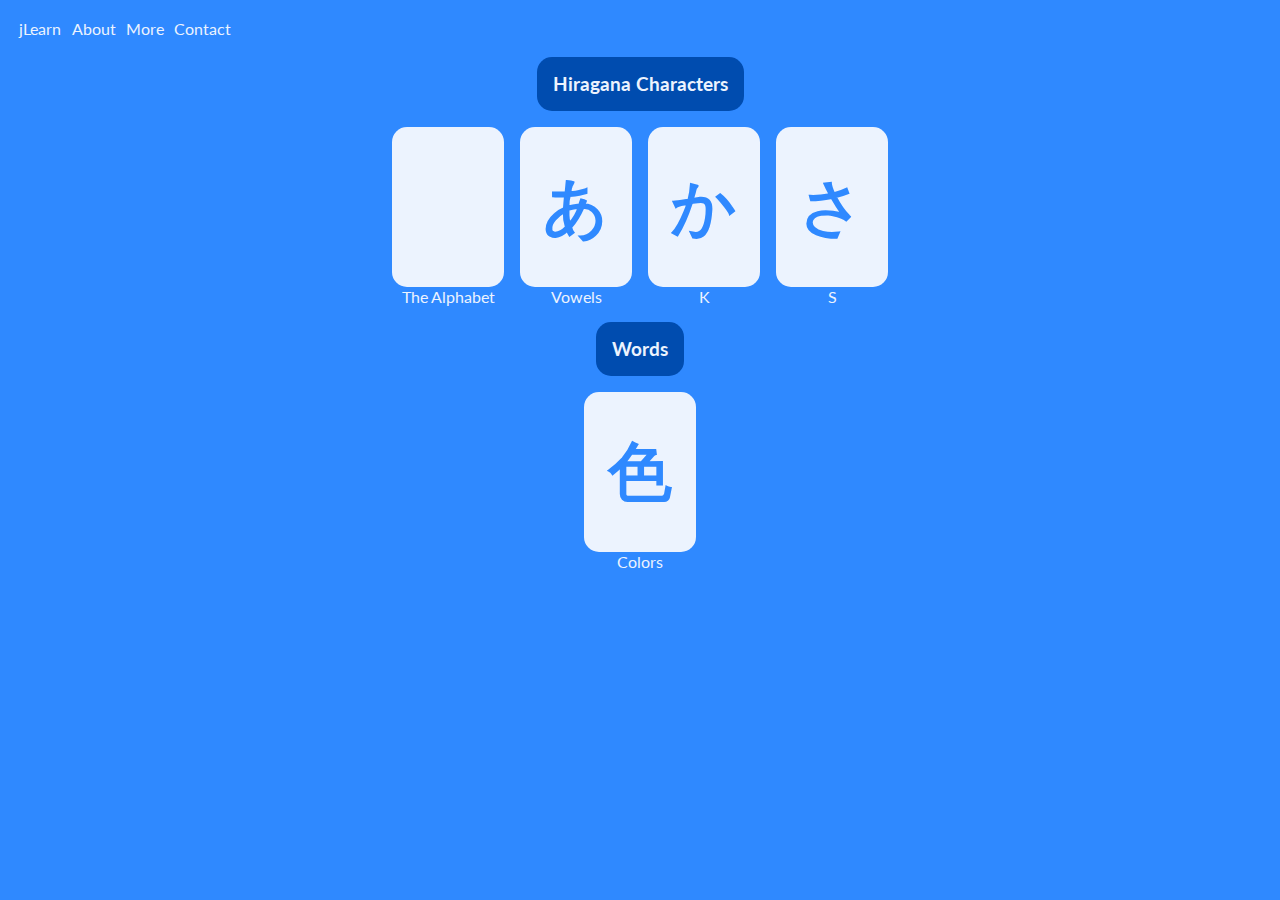
<file: index.html>
<!DOCTYPE html>
<html lang="en">
  <head>
    <meta charset="UTF-8" />
    <meta http-equiv="X-UA-Compatible" content="IE=edge" />
    <meta name="viewport" content="width=device-width, initial-scale=1.0" />
    <link rel="stylesheet" href="styles/main.css" />
    <link rel="stylesheet" href="styles/course-page.css" />
    <link
      rel="stylesheet"
      href="https://cdnjs.cloudflare.com/ajax/libs/font-awesome/6.1.1/css/all.min.css"
      integrity="sha512-KfkfwYDsLkIlwQp6LFnl8zNdLGxu9YAA1QvwINks4PhcElQSvqcyVLLD9aMhXd13uQjoXtEKNosOWaZqXgel0g=="
      crossorigin="anonymous"
      referrerpolicy="no-referrer"
    />
    <title>jLearn: Learn Japanese Online</title>
  </head>
  <body>
    <nav>
      <ul>
        <li><a href="">jLearn</a></li>
        <li><a href="">About</a></li>
        <li><a href="">More</a></li>
        <li><a href="">Contact</a></li>
      </ul>
    </nav>

    <!--Section Title-->
    <div class="course-type">
      <h3>Hiragana Characters</h3>
    </div>

    <!--Section for this course-->
    <section class="course-area">

      <!--Vide Card: The Hiragana Alphabet-->
      <div class="course-card">
        <button class="label" onclick="openTab('https://www.youtube.com/watch?v=Bsfi4XbPE8M')"><i class="fa-solid fa-video"></i></button
              >
      <p>The Alphabet</p>
      </div>

      <!--Course Card: Hiragana Vowels-->
      <div class="course-card">
        <button class="label" onclick="setCourseType('vowel')">あ</button>
        <p>Vowels</p>
      </div>

      <div class="course-card">
        <button class="label" onclick="setCourseType('k')">か</button>
        <p>K</p>
      </div>

      <div class="course-card">
        <button class="label" onclick="setCourseType('s')">さ</button>
        <p>S</p>
      </div>
    </section>

    <div class="course-type">
      <h3>Words</h3>
    </div>

    <section class="course-area">
      <div class="course-card">
        <button class="label" onclick="setCourseType('k')">色</button>
        <p>Colors</p>
      </div>
    </section>

    <script
      src="https://code.jquery.com/jquery-3.6.0.js"
      integrity="sha256-H+K7U5CnXl1h5ywQfKtSj8PCmoN9aaq30gDh27Xc0jk="
      crossorigin="anonymous"
    ></script>
    <script src="app.js"></script>
  </body>
</html>
</file>
<file: styles/main.css>
@import url("https://fonts.googleapis.com/css2?family=Lato&display=swap");
* {
  margin: 0;
  padding: 0;
  font-family: "Lato";
  color: #ecf3fe;
}

body {
  background-color: #2f89ff;
}

nav {
  padding: 1rem;
}

nav li {
  display: inline-block;
}

nav a {
  text-decoration: none;
  display: inline-block;
  border-radius: 5px;
  padding: 0.2rem;
}

nav a:hover {
  background-color: #ecf3fe;
  color: #2f89ff;
  -webkit-transition: 0.5s;
  transition: 0.5s;
}

.hira-display {
  background-color: #ecf3fe;
  text-align: center;
  margin: auto;
  width: -webkit-fit-content;
  width: -moz-fit-content;
  width: fit-content;
  padding: 1rem;
  border-radius: 15px;
  font-size: 10rem;
}

.hira-display p {
  color: black;
}

.stats-display {
  text-align: center;
  padding: 1rem;
}

.stats-display p {
  display: inline;
  padding: 1rem;
}

.entry-area {
  text-align: center;
  margin-top: 5rem;
}

.entry-area input {
  border: none;
  border-radius: 5px;
  padding: 0.5rem;
  color: black;
  font-size: 1.5rem;
}

.entry-area button {
  border: none;
  padding: 0.5rem;
  border-radius: 5px;
  background-color: #ecf3fe;
  color: black;
  font-size: 1.5rem;
}

.entry-area button:hover {
  background-color: #bcd4fb;
}

.entry-area button:active {
  background-color: black;
}

.results-screen {
  text-align: center;
}
/*# sourceMappingURL=main.css.map */
</file>
<file: styles/course-page.css>
.course-type {
  text-align: center;
  background-color: #004caf;
  color: #ecf3fe;
  padding: 1rem;
  width: -webkit-fit-content;
  width: -moz-fit-content;
  width: fit-content;
  margin: auto;
  border-radius: 15px;
}

.course-area {
  display: -webkit-box;
  display: -ms-flexbox;
  display: flex;
  -webkit-box-pack: center;
      -ms-flex-pack: center;
          justify-content: center;
  -webkit-box-align: center;
      -ms-flex-align: center;
          align-items: center;
  gap: 1rem;
  padding: 1rem;
  -ms-flex-wrap: wrap;
      flex-wrap: wrap;
}

.course-card {
  text-align: center;
}

.course-card .label {
  height: 10rem;
  width: 7rem;
  background-color: #ecf3fe;
  color: #2f89ff;
  padding: 1rem;
  font-size: 4rem;
  font-weight: 600;
  border-radius: 15px;
  border: none;
}

.course-card .label:hover {
  cursor: pointer;
  background-color: #052b66;
  -webkit-transition: 0.3s;
  transition: 0.3s;
}

i {
  color: #2f89ff;
}
/*# sourceMappingURL=course-page.css.map */
</file>
